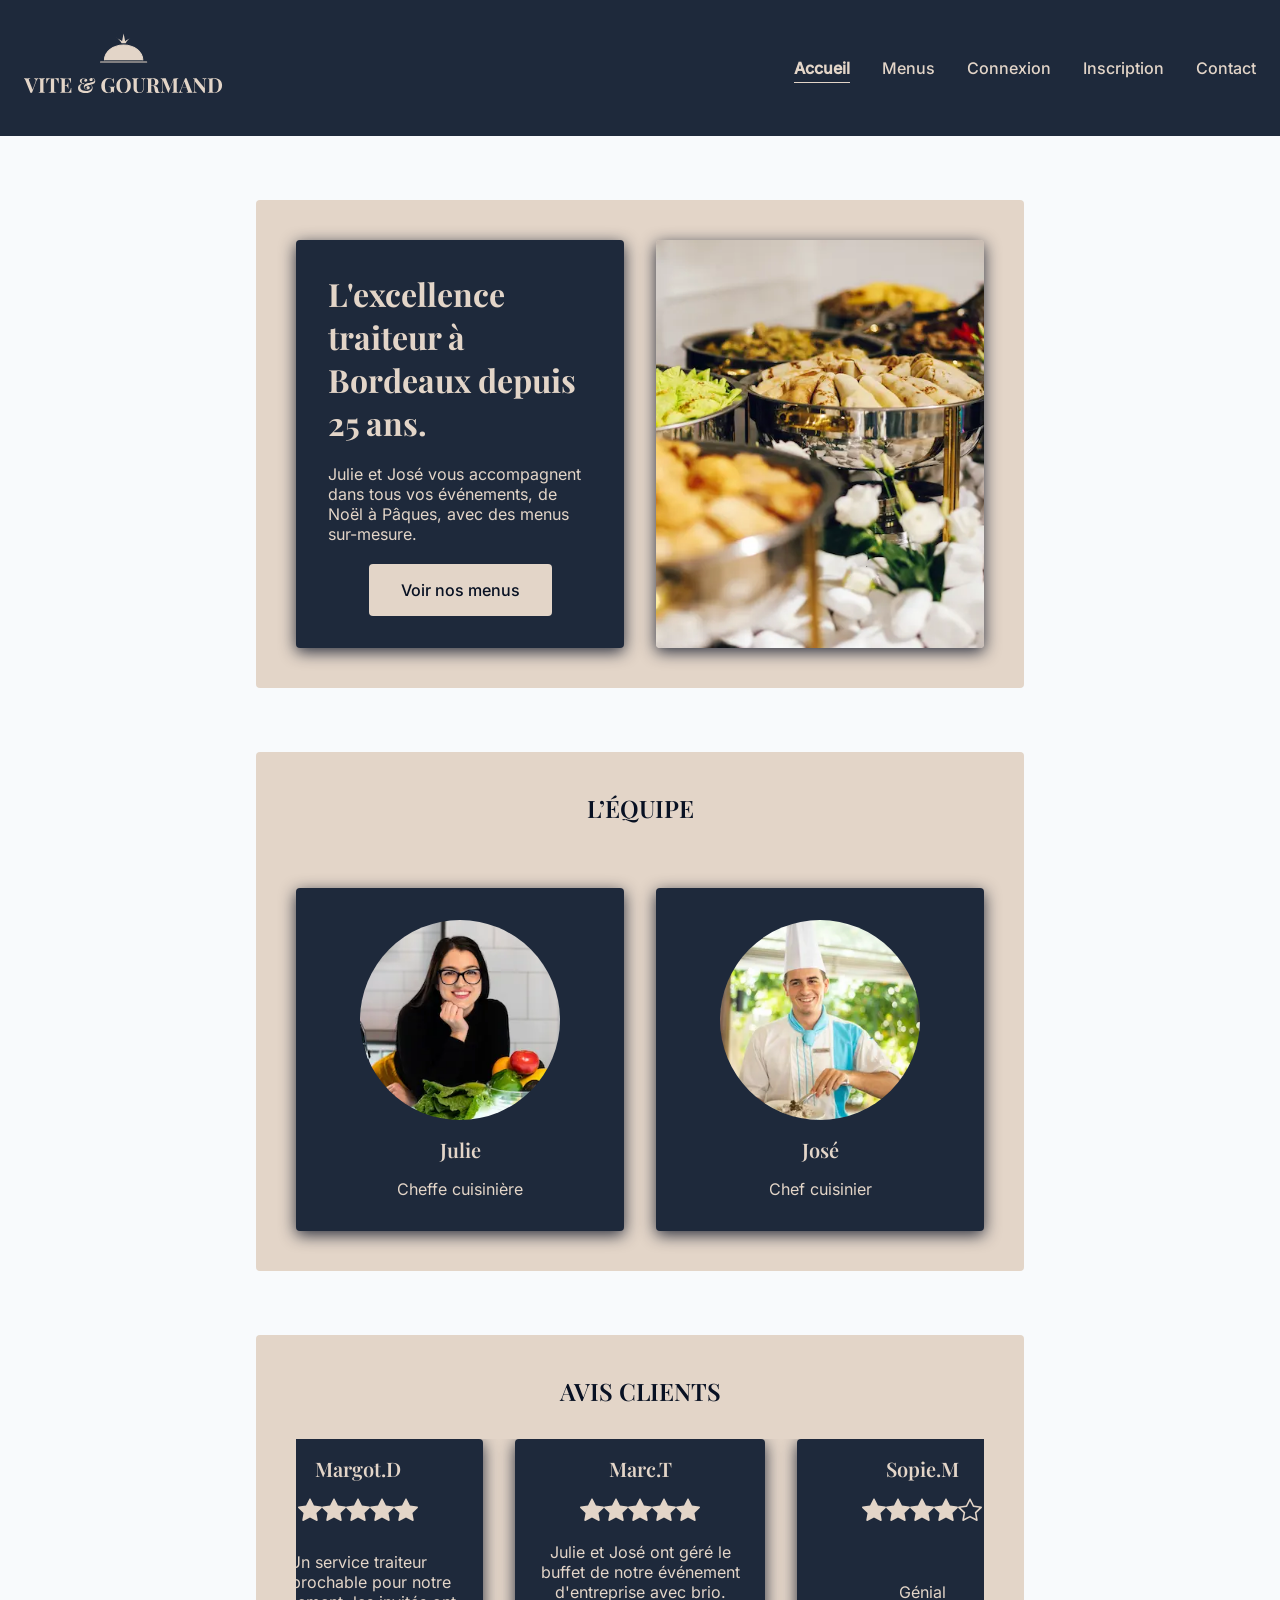
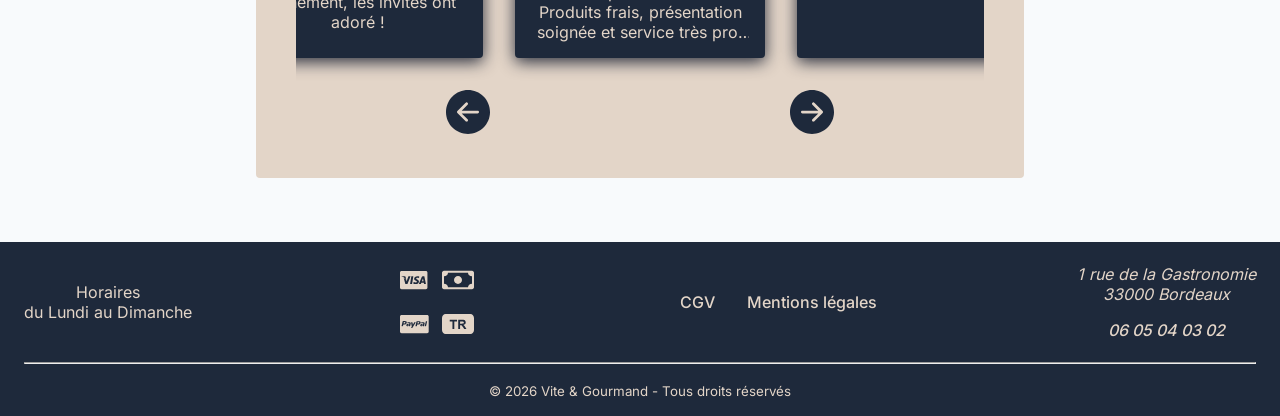
<file: index.html>
<!doctype html>
<html lang="fr">
  <head>
    <meta charset="UTF-8" />
    <meta name="viewport" content="width=device-width, initial-scale=1.0" />
    <link
      rel="preload"
      href="/assets/fonts/inter-v20-latin-regular.woff2"
      as="font"
      type="font/woff2"
      crossorigin
    />
    <link
      rel="preload"
      href="/assets/fonts/playfair-display-v40-latin-700.woff2"
      as="font"
      type="font/woff2"
      crossorigin
    />
    <link rel="stylesheet" href="./css/style.css" />
    <link rel="stylesheet" href="https://cdn.jsdelivr.net/npm/swiper@11/swiper-bundle.min.css" />
    <script src="./js/main.js" defer></script>
    <title>Vite & Gourmand - Accueil</title>
    <meta
      name="description"
      content="Découvrez Vite & Gourmand, traiteur d'excellence à Bordeaux depuis 25 ans. Menus sur-mesure pour tous vos événements."
    />
  </head>
  <body>
    <header class="main-header bg-dark">
      <a
        href="index.html"
        class="navbar-brand"
        aria-label="Retour à l'accueil - Vite & Gourmand"
      >
        <img
          src="./assets/icons/logo.svg"
          alt="Vite & Gourmand"
          class="logo"
          width="200"
          height="100"
        />
      </a>

      <button
        id="mobile-nav"
        aria-label="Ouvrir le menu de navigation"
        aria-expanded="false"
        aria-controls="main-nav"
      >
        <img
          class="nav-icon"
          src="./assets/icons/icon-open-burger.svg"
          alt=""
          width="44"
          height="44"
        />
        <img
          class="nav-icon"
          src="./assets/icons/icon-close-burger.svg"
          alt=""
          width="44"
          height="44"
          hidden
        />
      </button>

      <nav id="main-nav" aria-label="Navigation principale">
        <a href="index.html" class="nav-link" aria-current="page">Accueil</a>
        <a href="menus.html" class="nav-link">Menus</a>
        <a href="connexion.html" class="nav-link">Connexion</a>
        <a href="inscription.html" class="nav-link">Inscription</a>
        <a href="contact.html" class="nav-link">Contact</a>
      </nav>
    </header>

    <main class="main-content">
      <section class="hero-section section-base bg-light">
        <div class="hero-text bg-dark">
          <h1>L'excellence traiteur à Bordeaux depuis 25 ans.</h1>
          <p>
            Julie et José vous accompagnent dans tous vos événements, de Noël à
            Pâques, avec des menus sur-mesure.
          </p>
          <a href="menus.html" class="btn btn-primary">Voir nos menus</a>
        </div>
        <img
          class="hero-img"
          src="./assets/images/hero.webp"
          srcset="
            ./assets/images/hero-mobile.webp 400w,
            ./assets/images/hero.webp        800w
          "
          alt="Présentation d'un buffet lors d'une prestation"
          fetchpriority="high"
          sizes="(max-width: 768px) 100vw, 50vw"
          width="336"
          height="408"
        />
      </section>

      <section class="team-section section-base bg-light" aria-labelledby="team-title">
        <h2 id="team-title">L’ÉQUIPE</h2>
        <div class="cards-container">
          <article class="team-card bg-dark">
            <div class="avatar-wrapper">
              <img
                class="team-avatar avatar-julie"
                src="./assets/images/avatar-julie.webp"
                alt=""
                width="200"
                height="200"
                loading="lazy"
              />
            </div>
            <h3>Julie</h3>
            <p>Cheffe cuisinière</p>
          </article>

          <article class="team-card bg-dark">
            <div class="avatar-wrapper">
              <img
                class="team-avatar avatar-jose"
                src="./assets/images/avatar-jose.webp"
                alt=""
                width="200"
                height="200"
                loading="lazy"
              />
            </div>
            <h3>José</h3>
            <p>Chef cuisinier</p>
          </article>
        </div>
      </section>

      <section class="reviews-section section-base bg-light" aria-labelledby="reviews-title">
        <h2 id="reviews-title">AVIS CLIENTS</h2>
        <div class="carousel-container swiper">
          <div class="carousel-track swiper-wrapper">
            <!-- Insertion dynamique des cards en JavaScript -->
          </div>
          <div class="carousel-controls">
            <button
              class="btn-prev carousel-btn"
              aria-label="Voir l'avis précédent"
            >
              <img
                src="./assets/icons/icon-arrow.svg"
                height="44"
                width="44"
                alt=""
                loading="lazy"
              />
            </button>
            <button
              class="btn-next carousel-btn"
              aria-label="Voir l'avis suivant"
            >
              <img
                src="./assets/icons/icon-arrow.svg"
                height="44"
                width="44"
                alt=""
                loading="lazy"
              />
            </button>
          </div>
        </div>
      </section>
    </main>

    <footer class="main-footer bg-dark">
      <div class="footer-top">
        <p class="footer-hours">Horaires<br />du Lundi au Dimanche</p>

        <div
          class="footer-payments"
          role="group"
          aria-label="Moyens de paiement acceptés"
        >
          <img
            src="./assets/icons/icon-payment-cb.svg"
            alt="CB"
            width="44"
            height="44"
            loading="lazy"
          />
          <img
            src="./assets/icons/icon-payment-especes.svg"
            alt="Espèces"
            width="44"
            height="44"
            loading="lazy"
          />
          <img
            src="./assets/icons/icon-payment-paypal.svg"
            alt="PayPal"
            width="44"
            height="44"
            loading="lazy"
          />
          <img
            src="./assets/icons/icon-payment-tr.svg"
            alt="Tickets Restaurants"
            width="44"
            height="44"
            loading="lazy"
          />
        </div>

        <nav class="footer-legal" aria-label="Liens légaux">
          <a href="cgv.html">CGV</a>
          <a href="legals.html">Mentions légales</a>
        </nav>

        <address class="company-address">
          <span>1 rue de la Gastronomie</span>
          <span>33000 Bordeaux</span>
          <a href="tel:+33606060606" class="address-tel">06 05 04 03 02</a>
        </address>
      </div>

      <hr class="footer-divider" />

      <div class="footer-copyright">
        <small>© 2026 Vite & Gourmand - Tous droits réservés</small>
      </div>
    </footer>
    <script src="https://cdn.jsdelivr.net/npm/swiper@11/swiper-bundle.min.js"></script>
  </body>
</html>
</file>
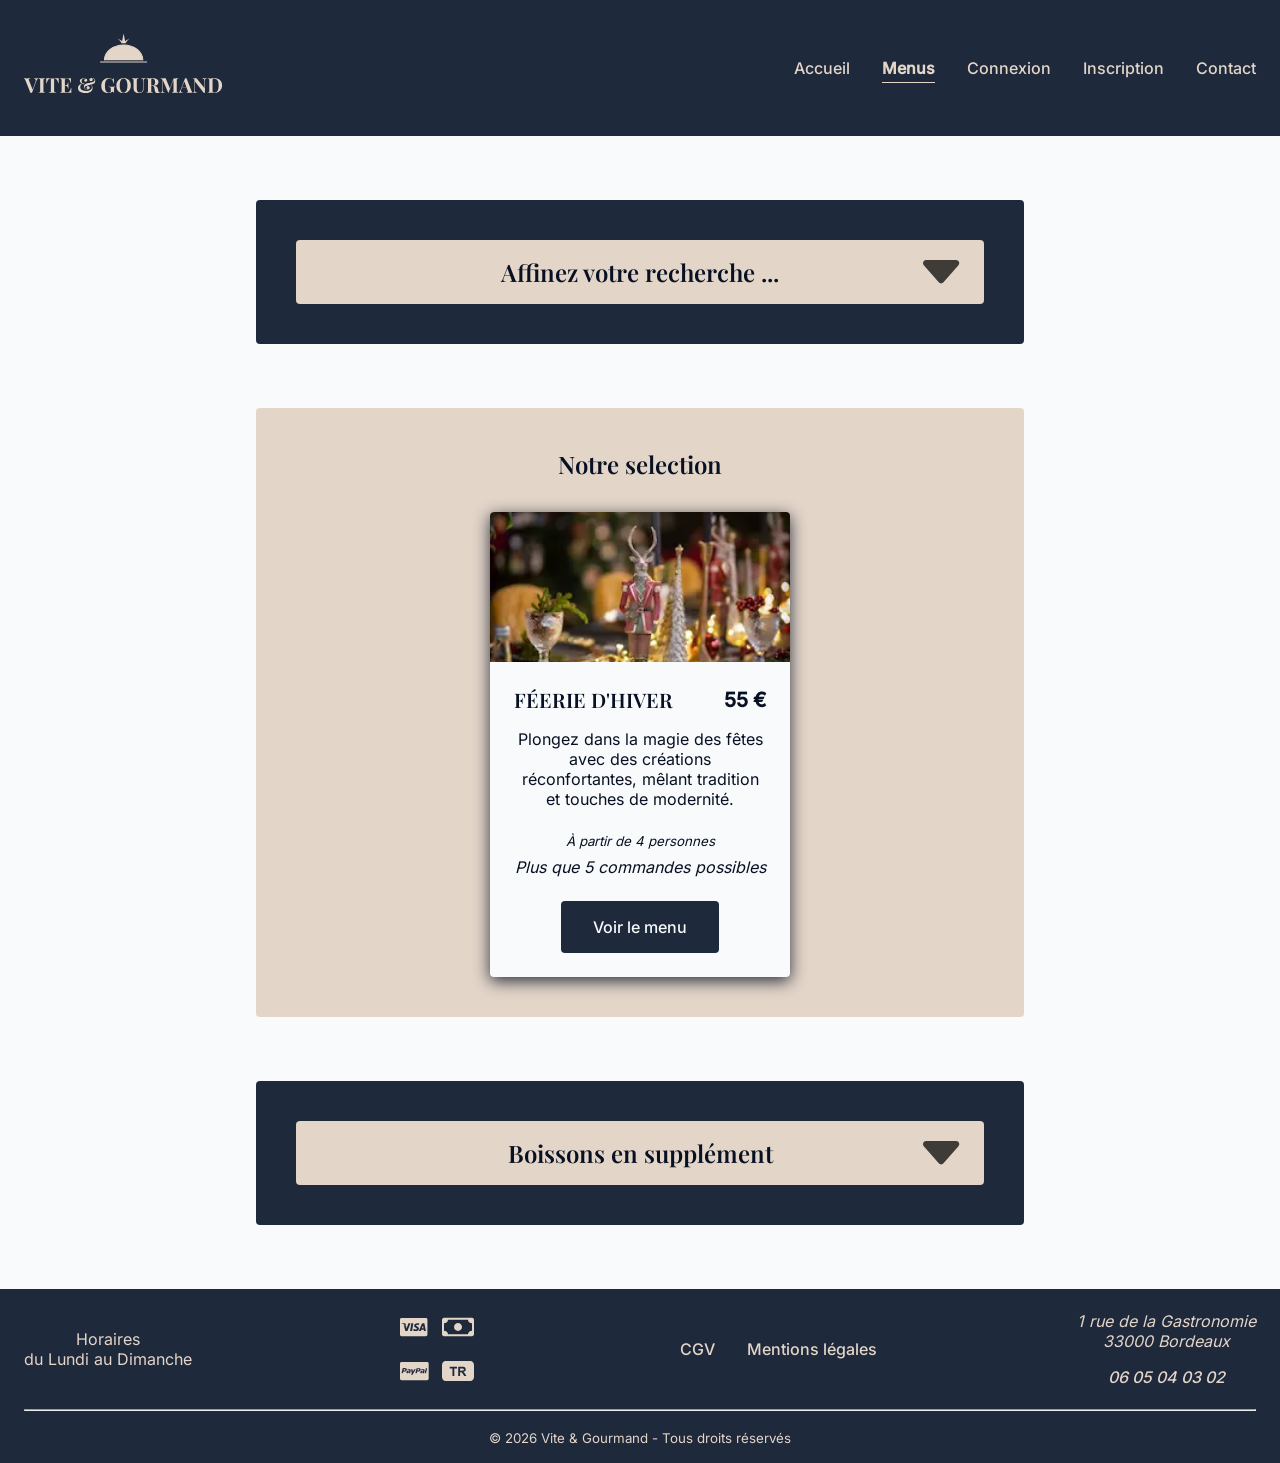
<file: menus.html>
<!doctype html>
<html lang="fr">
  <head>
    <meta charset="UTF-8" />
    <meta name="viewport" content="width=device-width, initial-scale=1.0" />
    <link
      rel="preload"
      href="/assets/fonts/inter-v20-latin-regular.woff2"
      as="font"
      type="font/woff2"
      crossorigin
    />
    <link
      rel="preload"
      href="/assets/fonts/playfair-display-v40-latin-700.woff2"
      as="font"
      type="font/woff2"
      crossorigin
    />
    <link rel="stylesheet" href="./css/style.css" />
    <link
      rel="stylesheet"
      href="https://cdn.jsdelivr.net/npm/swiper@11/swiper-bundle.min.css"
    />
    <script src="./js/main.js" defer></script>
    <title>Vite & Gourmand - Accueil</title>
    <meta
      name="description"
      content="Découvrez Vite & Gourmand, traiteur d'excellence à Bordeaux depuis 25 ans. Menus sur-mesure pour tous vos événements."
    />
  </head>
  <body>
    <header class="main-header bg-dark">
      <a
        href="index.html"
        class="navbar-brand"
        aria-label="Retour à l'accueil - Vite & Gourmand"
      >
        <img
          src="./assets/icons/logo.svg"
          alt="Vite & Gourmand"
          class="logo"
          width="200"
          height="100"
        />
      </a>

      <button
        id="mobile-nav"
        aria-label="Ouvrir le menu de navigation"
        aria-expanded="false"
        aria-controls="main-nav"
      >
        <img
          class="nav-icon"
          src="./assets/icons/icon-open-burger.svg"
          alt=""
          width="44"
          height="44"
        />
        <img
          class="nav-icon"
          src="./assets/icons/icon-close-burger.svg"
          alt=""
          width="44"
          height="44"
          hidden
        />
      </button>

      <nav id="main-nav" aria-label="Navigation principale">
        <a href="index.html" class="nav-link">Accueil</a>
        <a href="menus.html" class="nav-link" aria-current="page">Menus</a>
        <a href="connexion.html" class="nav-link">Connexion</a>
        <a href="inscription.html" class="nav-link">Inscription</a>
        <a href="contact.html" class="nav-link">Contact</a>
      </nav>
    </header>

    <main class="main-content">
      <section
        class="filters-section section-base bg-dark"
        aria-labelledby="filters-title"
      >
        <div class="filters-container">
          <h2 id="filters-title">
            <button
              type="button"
              class="btn btn-primary btn-title"
              aria-expanded="false"
              aria-controls="filters-content"
            >
              Affinez votre recherche ...
              <img src="./assets/icons/icon-dropdoown.svg" alt="" />
            </button>
          </h2>

          <div id="filters-content" hidden>
            <form class="filters-form bg-light" action="#" method="GET">
              <div class="filters-row">
                <div class="filter-group">
                  <label for="menu-choice">Thème :</label>
                  <div class="custom-select-wrapper">
                    <select
                      id="menu-choice"
                      name="choice"
                      class="filter-select"
                    >
                      <option value="default">Option par défaut</option>
                      <option value="christmas">Noël</option>
                      <option value="easter">Pâques</option>
                      <option value="event">Événement</option>
                      <option value="kid">Enfant</option>
                      <option value="classic">Classique</option>
                    </select>
                  </div>
                </div>
                <div class="filter-group qty-group">
                  <label id="qty-label">Personnes min :</label>
                  <div class="quantity-selector" aria-labelledby="qty-label">
                    <button
                      type="button"
                      class="btn-qty"
                      aria-label="Diminuer le nombre de personnes"
                    >
                      <img
                        src="./assets/icons/icon-decrease.svg"
                        alt=""
                        aria-hidden="true"
                        width="24"
                        height="24"
                      />
                    </button>
                    <span class="qty-value" aria-live="polite">1</span>
                    <button
                      type="button"
                      class="btn-qty"
                      aria-label="Augmenter le nombre de personnes"
                    >
                      <img
                        src="./assets/icons/icon-increase.svg"
                        alt=""
                        aria-hidden="true"
                        width="24"
                        height="24"
                      />
                    </button>
                  </div>
                </div>
              </div>

              <div class="filter-group price-group">
                <label for="price-range"
                  >Prix maximum : <span id="current-price">100</span> €</label
                >
                <div class="range-wrapper">
                  <input
                    type="range"
                    id="price-range"
                    name="price"
                    min="0"
                    max="200"
                    value="100"
                  />
                  <div class="range-labels">
                    <span>0 €</span>
                    <span>200 €</span>
                  </div>
                </div>
              </div>

              <fieldset class="filter-group diets-group">
                <legend>Régime :</legend>
                <div class="checkbox-grid">
                  <div class="checkbox-item">
                    <input
                      type="checkbox"
                      id="diet-classic"
                      name="diet"
                      value="classic"
                    />
                    <label for="diet-classic">Classique</label>
                  </div>
                  <div class="checkbox-item">
                    <input
                      type="checkbox"
                      id="diet-glutenfree"
                      name="diet"
                      value="glutenfree"
                    />
                    <label for="diet-glutenfree">Sans gluten</label>
                  </div>
                  <div class="checkbox-item">
                    <input
                      type="checkbox"
                      id="diet-vegan"
                      name="diet"
                      value="vegan"
                    />
                    <label for="diet-vegan">Végan</label>
                  </div>
                  <div class="checkbox-item">
                    <input
                      type="checkbox"
                      id="diet-halal"
                      name="diet"
                      value="halal"
                    />
                    <label for="diet-halal">Halal</label>
                  </div>
                  <div class="checkbox-item">
                    <input
                      type="checkbox"
                      id="diet-vegetarian"
                      name="diet"
                      value="vegetarian"
                    />
                    <label for="diet-vegetarian">Végétarien</label>
                  </div>
                </div>
              </fieldset>
            </form>

            <div class="filters-actions">
              <button class="btn btn-primary">Appliquer</button>
              <button class="btn btn-primary">Effacer</button>
            </div>
          </div>
        </div>
      </section>

      <section
        class="menus-section section-base bg-light"
        aria-labelledby="section-menus-title"
      >
        <h2 id="section-menus-title">Notre selection</h2>
        <div class="menus-grid">
          <article class="menu-card">
            <div class="card-header">
              <img
                src="./assets/images/menu-noel.webp"
                alt="Table festive de noël"
              />
            </div>
            <div class="card-body">
              <div class="card-body-header">
                <h3 class="menu-title">FÉERIE D'HIVER</h3>
                <p>55 €</p>
              </div>
              <p class="menu-description">
                Plongez dans la magie des fêtes avec des créations
                réconfortantes, mêlant tradition et touches de modernité.
              </p>
            </div>
            <div class="card-footer">
              <small class="menu-conditions">À partir de 4 personnes</small>
              <p class="stock-alert">Plus que 5 commandes possibles</p>
              <button class="btn btn-dark">Voir le menu</button>
            </div>
          </article>
        </div>
      </section>

      <section
        class="drinks-section section-base bg-dark"
        aria-labelledby="drinks-section"
      >
        <div class="drinks-container">
          <h2 id="drinks-section">
            <button
              type="button"
              class="btn btn-primary btn-title"
              aria-expanded="false"
              aria-controls="drinks-content"
            >
              Boissons en supplément
              <img src="./assets/icons/icon-dropdoown.svg" alt="" />
            </button>
          </h2>
          <div id="drinks-content" class="drinks-content bg-light" hidden>
            <article class="drink-category">
              <div class="drink-category-header">
                <h3 class="drink-title">Les vins :</h3>
                <p class="drink-price">22 € - 75 cl</p>
              </div>
              <ul class="drink-list">
                <li class="drink-item">Bordeaux AOC (Charpenté)</li>
                <li class="drink-item">Pinot Noir (Léger et fruité)</li>
                <li class="drink-item">Côtes du Rhône (Rond et épicé)</li>
                <li class="drink-item">Chardonnay (Sec et boisé)</li>
                <li class="drink-item">Sauvignon Blanc (Fruité et sec)</li>
                <li class="drink-item">Blanc moelleux (Sauternes)</li>
                <li class="drink-item">Côtes de Provence (Frais et léger)</li>
                <li class="drink-item">Rosé d'Anjou (Légèrement sucré)</li>
              </ul>
            </article>
            <article class="drink-category">
              <div class="drink-category-header">
                <h3 class="drink-title">Les bulles :</h3>
                <p class="drink-price">35 € - 75 cl</p>
              </div>
              <ul class="drink-list">
                <li class="drink-item">Champagne Brut AOC</li>
                <li class="drink-item">Crémant de Bordeaux</li>
              </ul>
            </article>
          </div>
        </div>
      </section>
    </main>

    <footer class="main-footer bg-dark">
      <div class="footer-top">
        <p class="footer-hours">Horaires<br />du Lundi au Dimanche</p>

        <div
          class="footer-payments"
          role="group"
          aria-label="Moyens de paiement acceptés"
        >
          <img
            src="./assets/icons/icon-payment-cb.svg"
            alt="CB"
            width="44"
            height="44"
            loading="lazy"
          />
          <img
            src="./assets/icons/icon-payment-especes.svg"
            alt="Espèces"
            width="44"
            height="44"
            loading="lazy"
          />
          <img
            src="./assets/icons/icon-payment-paypal.svg"
            alt="PayPal"
            width="44"
            height="44"
            loading="lazy"
          />
          <img
            src="./assets/icons/icon-payment-tr.svg"
            alt="Tickets Restaurants"
            width="44"
            height="44"
            loading="lazy"
          />
        </div>

        <nav class="footer-legal" aria-label="Liens légaux">
          <a href="cgv.html">CGV</a>
          <a href="legals.html">Mentions légales</a>
        </nav>

        <address class="company-address">
          <span>1 rue de la Gastronomie</span>
          <span>33000 Bordeaux</span>
          <a href="tel:+33606060606" class="address-tel">06 05 04 03 02</a>
        </address>
      </div>

      <hr class="footer-divider" />

      <div class="footer-copyright">
        <small>© 2026 Vite & Gourmand - Tous droits réservés</small>
      </div>
    </footer>
  </body>
</html>
</file>
<file: css/style.css>
/* POLICE */
@font-face {
  font-family: "Inter";
  font-style: normal;
  font-weight: 400;
  font-display: swap;
  src: url("/assets/fonts/inter-v20-latin-regular.woff2") format("woff2");
}

@font-face {
  font-family: "Inter";
  font-style: normal;
  font-weight: 500;
  font-display: swap;
  src: url("/assets/fonts/inter-v20-latin-500.woff2") format("woff2");
}

@font-face {
  font-family: "Playfair Display";
  font-style: normal;
  font-weight: 600;
  font-display: swap;
  src: url("/assets/fonts/playfair-display-v40-latin-600.woff2") format("woff2");
}

@font-face {
  font-family: "Playfair Display";
  font-style: normal;
  font-weight: 700;
  font-display: swap;
  src: url("/assets/fonts/playfair-display-v40-latin-700.woff2") format("woff2");
}

/* VARIABLES */
:root {
  --color-primary: #1e293b;
  --color-secondary: #e3d5c8;
  --color-text: #081123;
  --color-background: #f8fafc;
  --color-danger: #811313;
  --color-success: #0d4c23;
  --color-placeholder: #081123d7;

  --font-heading: "Playfair Display", serif;
  --font-body: "Inter", sans-serif;

  --fs-h1: 32px;
  --fs-h2: 24px;
  --fs-h3: 20px;
  --fs-body: 16px;
  --fs-small: 14px;

  --fw-regular: 400;
  --fw-medium: 500;
  --fw-semibold: 600;
  --fw-bold: 700;

  --radius-main: 4px;

  --shadow-main: 0 4px 16px 0 var(--color-placeholder);
}

/* REGLAGES DE BASE ET RESET */
*,
::before,
::after {
  box-sizing: border-box;
  margin: 0;
  padding: 0;
}

[hidden] {
  display: none !important;
}

body {
  color: var(--color-text);
  background-color: var(--color-background);
  font-family: var(--font-body);
  font-size: var(--fs-body);
  font-weight: var(--fw-regular);
  min-height: 100vh;
  display: flex;
  flex-direction: column;
}

h1 {
  font-family: var(--font-heading);
  font-size: var(--fs-h1);
  font-weight: var(--fw-bold);
}

h2 {
  font-family: var(--font-heading);
  font-size: var(--fs-h2);
  font-weight: var(--fw-semibold);
}

h3 {
  font-family: var(--font-heading);
  font-size: var(--fs-h3);
  font-weight: var(--fw-semibold);
}

/* COMPOSANTS */
input,
button,
textarea,
select,
a {
  font-family: inherit;
  font-weight: var(--fw-medium);
  font-size: inherit;
  color: inherit;
  transition: all 0.3s ease;
  text-decoration: none;
}

a:hover,
button:hover {
  opacity: 0.75;
  transform: scale(1.05);
}

input:focus-visible,
button:focus-visible,
textarea:focus-visible,
select:focus-visible,
a:focus-visible {
  outline: 2px solid var(--color-secondary);
  outline-offset: 4px;
  border-radius: var(--radius-main);
}

/* BOUTONS */
.btn {
  padding: 1rem 2rem;
  border-radius: var(--radius-main);
  border: none;
  width: fit-content;
  cursor: pointer;
}

.btn-primary {
  background-color: var(--color-secondary);
  color: var(--color-text);
}

.btn-dark {
  background-color: var(--color-primary);
  color: var(--color-secondary);
}

.btn-title {
  width: 100%;
  display: flex;
  justify-content: center;
  align-items: center;
  position: relative;
  padding: 1rem 3.5rem;
  text-align: center;
}

.btn-title img {
  position: absolute;
  right: 1.5rem;
  top: 50%;
  transform: translateY(-50%);
  transition: transform 0.3s ease;
}

button.btn-title[aria-expanded="true"] img {
  transform: translateY(-50%) rotate(180deg);
}

.carousel-btn {
  background: transparent;
  border: none;
  padding: 0;
  cursor: pointer;
}

.carousel-btn:focus-visible {
  outline: 2px solid var(--color-primary);
  outline-offset: 4px;
}

/* CLASSES UTILITAIRES */
.bg-light {
  background-color: var(--color-secondary);
  color: var(--color-text);
}

.bg-dark {
  background-color: var(--color-primary);
  color: var(--color-secondary);
}

/* HEADER & FOOTER */
.main-header,
.main-footer {
  padding: 1rem 1.5rem;
}

.main-header,
.footer-top {
  display: flex;
  justify-content: space-between;
  align-items: center;
}

/* HEADER SPÉCIFIQUE */
.main-header {
  position: sticky;
  top: 0;
  z-index: 1000;
  flex-wrap: wrap;
}

#main-nav {
  display: flex;
  gap: 2rem;
  align-items: center;
}

.nav-link[aria-current="page"] {
  font-weight: var(--fw-bold);
  text-decoration: underline;
  text-underline-offset: 0.5rem;
}

#mobile-nav {
  display: none;
  background: transparent;
  border: none;
  cursor: pointer;
}

/* FOOTER SPÉCIFIQUE */
.footer-top {
  padding-bottom: 1rem;
}

.footer-hours {
  text-align: center;
}

.footer-payments {
  display: grid;
  align-items: center;
  justify-items: center;
  grid-template-columns: repeat(2, 1fr);
}

.footer-legal {
  display: flex;
  gap: 2rem;
}

.company-address {
  display: flex;
  flex-direction: column;
  align-items: center;
}

.address-tel {
  margin-top: 1rem;
}

.footer-copyright {
  text-align: center;
  padding-top: 1rem;
}
/* SECTIONS */
.main-content {
  width: 100%;
  max-width: 768px;
  margin: 4rem auto;
  flex-grow: 1;
  display: flex;
  flex-direction: column;
  gap: 4rem;
}

.section-base {
  padding: 2.5rem;
  display: flex;
  gap: 2rem;
  border-radius: var(--radius-main);
}

/* SECTION HERO */
.hero-text,
.hero-img {
  width: calc(50% - 1rem);
  border-radius: var(--radius-main);
  box-shadow: var(--shadow-main);
}

.hero-text {
  padding: 2rem;
  display: flex;
  flex-direction: column;
  align-items: center;
  gap: 1.25rem;
}

.hero-img,
.team-avatar {
  object-fit: cover;
}

/* SECTION TEAM */
.team-section {
  flex-direction: column;
  align-items: center;
  gap: 4rem;

  .cards-container {
    display: flex;
    justify-content: center;
    gap: 2rem;

    .team-card {
      padding: 2rem 4rem;
      border-radius: var(--radius-main);
      box-shadow: var(--shadow-main);
      display: flex;
      flex-direction: column;
      align-items: center;
      gap: 1rem;
    }

    .avatar-wrapper {
      width: 200px;
      height: 200px;
      border-radius: 50%;
      overflow: hidden;

      .team-avatar {
        width: 100%;
        height: 100%;
      }
    }
  }
}

/* SECTION REVIEWS */
.reviews-section {
  flex-direction: column;
  align-items: center;
  width: 100%;
  max-width: 100%;
  overflow: hidden;
  box-sizing: border-box;
}

.carousel-container {
  width: 100%;
  max-width: 100%;
  overflow: hidden;
  box-sizing: border-box;
}

.review-card.swiper-slide {
  display: flex;
  flex-direction: column;
  align-items: center;
  width: 250px !important;
  height: auto;
  padding: 1rem;
  border-radius: var(--radius-main);
  box-shadow: var(--shadow-main);
  gap: 1rem;
  box-sizing: border-box;
}

.review-header {
  display: flex;
  flex-direction: column;
  align-items: center;
  gap: 1rem;
}

.review-body {
  display: flex;
  align-items: center;
  justify-content: center;
  flex-grow: 1;
  width: 100%;
}

.review-text {
  display: -webkit-box;
  -webkit-line-clamp: 5;
  line-clamp: 5;
  -webkit-box-orient: vertical;
  overflow: hidden;
  word-break: break-word;
  text-align: center;
}

.carousel-controls {
  display: flex;
  width: 100%;
  justify-content: space-around;
  margin-top: 2rem;
}

.btn-next img {
  transform: rotate(180deg);
}

/* SECTION PAGE MENU */
.filters-section,
.menus-section,
.drinks-section {
  justify-content: center;
}

.filters-container,
.drinks-container {
  width: 100%;
  color: var(--color-text);
}

.btn-title.btn-primary img {
  filter: brightness(0.1);
}

/* SECTION FILTERS */
.filters-row {
  display: flex;
  flex-direction: row;
  flex-wrap: wrap;
  gap: 1.5rem;
  justify-content: space-between;
  align-items: center;
  width: 100%;
  margin-bottom: 2rem;
}

.filters-form {
  width: 100%;
  display: flex;
  flex-direction: column;
  align-items: stretch;
  text-align: left;
  padding: 1rem;
}

.filter-group {
  display: flex;
  flex-direction: row;
  align-items: center;
  gap: 1rem;
}

.filter-group label {
  white-space: nowrap;
}

.filter-select {
  background-color: var(--color-background);
  font-family: var(--font-body);
  font-weight: var(--fw-medium);
  border: 1px solid var(--color-placeholder);
  padding: 0.5rem 1rem;
  border-radius: 4px;
  cursor: pointer;
  height: 40px;
}

.quantity-selector {
  background-color: var(--color-background);
  display: flex;
  flex-direction: row;
  align-items: center;
  justify-content: space-between;
  width: 120px;
  height: 40px;
  padding: 0 0.5rem;
  border: 1px solid var(--color-placeholder);
  border-radius: 4px;
}

.btn-qty {
  background: transparent;
  border: none;
  cursor: pointer;
  display: flex;
  align-items: center;
  justify-content: center;
  padding: 0.2rem;
  transition: all 0.2s ease;
}

.btn-qty:hover {
  opacity: 0.7;
}

.price-group {
  display: flex;
  flex-direction: column;
  align-items: stretch;
  gap: 1rem;
  margin-bottom: 2rem;
  width: 100%;
}

.range-wrapper {
  flex-grow: 1;
  display: flex;
  flex-direction: column;
}

.range-wrapper input[type="range"] {
  -webkit-appearance: none;
  appearance: none;
  width: 100%;
  height: 8px;
  background: var(--color-background);
  border-radius: 4px;
  outline: none;
  cursor: pointer;
}

.range-wrapper input[type="range"]::-webkit-slider-thumb {
  -webkit-appearance: none;
  appearance: none;
  width: 20px;
  height: 20px;
  border-radius: 50%;
  background-color: var(--color-primary);
  cursor: pointer;
}

.range-wrapper input[type="range"]::-moz-range-thumb {
  width: 20px;
  height: 20px;
  border-radius: 50%;
  border: 2px solid var(--color-primary);
  cursor: pointer;
}

.range-labels {
  display: flex;
  justify-content: space-between;
  margin-top: 0.5rem;
  font-size: 0.9rem;
}

.diets-group {
  border: none;
  padding: 0;
  margin: 0;
  margin-bottom: 2rem;
  width: 100%;
}

.diets-group legend {
  margin-bottom: 1rem;
}

.checkbox-grid {
  display: grid;
  grid-template-columns: repeat(3, 1fr);
  gap: 1rem 0.5rem;
  width: 100%;
  justify-items: start;
}

.checkbox-item {
  display: flex;
  align-items: center;
  gap: 0.5rem;
}

.checkbox-item input[type="checkbox"],
.checkbox-item label {
  cursor: pointer;
}

.checkbox-item input[type="checkbox"] {
  -webkit-appearance: none;
  appearance: none;
  width: 20px;
  height: 20px;
  border: 1px solid var(--color-placeholder);
  border-radius: 4px;
  background-color: transparent;
  cursor: pointer;
  display: flex;
  align-items: center;
  justify-content: center;
  margin: 0;
}

.checkbox-item input[type="checkbox"]:checked {
  background-color: var(--color-placeholder);
}

.filters-actions {
  display: flex;
  justify-content: center;
  gap: 1rem;
  margin-top: 1rem;
}

#filters-content {
  width: 100%;
  padding-top: 2rem;
}

/* SECTION MENUS */
.menus-section {
  flex-direction: column;
  align-items: center;
}

.menus-grid {
  display: grid;
  grid-template-columns: repeat(auto-fit, 300px);
  grid-auto-rows: 1fr;
  gap: 2rem;
  justify-content: center;
  width: 100%;
}

.menu-card {
  display: flex;
  flex-direction: column;
  box-shadow: var(--shadow-main);
  border-radius: var(--radius-main);
  background-color: var(--color-background);
  overflow: hidden;
}

.menu-card img {
  width: 100%;
  height: 150px;
  object-fit: cover;
  display: block;
}

.card-body {
  padding: 1.5rem;
  text-align: center;
  flex-grow: 1;
  display: flex;
  flex-direction: column;
}

.card-body-header {
  display: flex;
  justify-content: space-between;
  align-items: center;
  margin-bottom: 1rem;
}

.card-body-header p {
  font-size: var(--fs-h3);
  font-weight: var(--fw-bold);
}

.menu-description {
  margin: auto 0;
}

.card-footer {
  padding: 0 1.5rem 1.5rem 1.5rem;
  display: flex;
  flex-direction: column;
  align-items: center;
  gap: 0.5rem;
}

.menu-conditions,
.stock-alert {
  font-style: italic;
  text-align: center;
}

.stock-alert {
  margin-bottom: 1rem;
}

.card-footer button {
  color: var(--color-background);
}

/* SECTION DRINKS */
#drinks-content {
  padding: 1.5rem 2rem;
}

.drink-category {
  margin-top: 2rem;
}

.drink-category:first-child {
  margin-top: 0;
}

.drink-category-header {
  display: flex;
  justify-content: space-between;
  align-items: center;
}

.drink-title,
.drink-price {
  font-weight: var(--fw-bold);
  font-size: var(--fs-h3);
}

.drink-list {
  list-style: none;
  padding: 1rem;
  margin-top: 1rem;
  display: grid;
  grid-template-columns: repeat(2, 1fr);
  gap: 0.5rem 2rem;
}

.drink-item {
  font-style: italic;
}

/* MEDIA QUERIES */
@media (max-width: 768px) {
  /* Header */
  #mobile-nav {
    display: block;
  }

  #main-nav {
    display: none;
  }

  #main-nav.is-open {
    display: flex;
    flex-direction: column;
    width: 100%;
    order: 3;
    margin-top: 1rem;
    align-items: stretch;

    .nav-link {
      text-align: right;
      padding: 1rem;
      width: 100%;
      border-radius: var(--radius-main);
    }

    .nav-link[aria-current="page"] {
      background-color: var(--color-secondary);
      color: var(--color-text);
      text-decoration: none;
    }
  }

  /* Sections */
  .main-content {
    max-width: 500px;
  }

  .section-base {
    padding: 2rem 1rem;
    gap: 2rem;
  }

  /* Section Hero */
  .hero-section {
    flex-direction: column-reverse;
  }

  .hero-text,
  .hero-img {
    width: 100%;
  }

  .hero-img {
    height: 200px;
    flex: none;
  }

  /* Footer */
  .footer-top {
    flex-direction: column;
    gap: 1rem;
  }

  .company-address {
    order: -1;
  }

  .footer-payments {
    display: flex;
  }

  /* Section Team */
  .team-section .cards-container {
    flex-direction: column;
    align-items: center;
    width: 100%;
  }

  .team-section .cards-container .team-card {
    padding: 1.5rem 1rem;
  }

  .team-card {
    width: 250px;
  }

  /* Section reviews */
  .reviews-section {
    padding: 2rem 0;
    gap: 2rem;
    width: 100%;
    max-width: 100vw;
    overflow: hidden;
  }

  .carousel-container {
    width: 100%;
    max-width: 100vw;
    overflow: hidden !important;
    box-sizing: border-box;
  }

  .carousel-controls {
    gap: 1.5rem;
  }

  /* SECTION MENUS */
  .btn-title {
    padding: 1rem 2.5rem;
    font-size: 1.1rem;
    white-space: nowrap;
  }

  .menus-grid {
    grid-template-columns: 1fr;
    gap: 1.5rem;
    justify-items: center;
  }

  .menu-card {
    width: 100%;
    max-width: 380px;
  }

  /* SECTION DRINKS */
  .drink-list {
    grid-template-columns: 1fr;
  }
}
</file>
